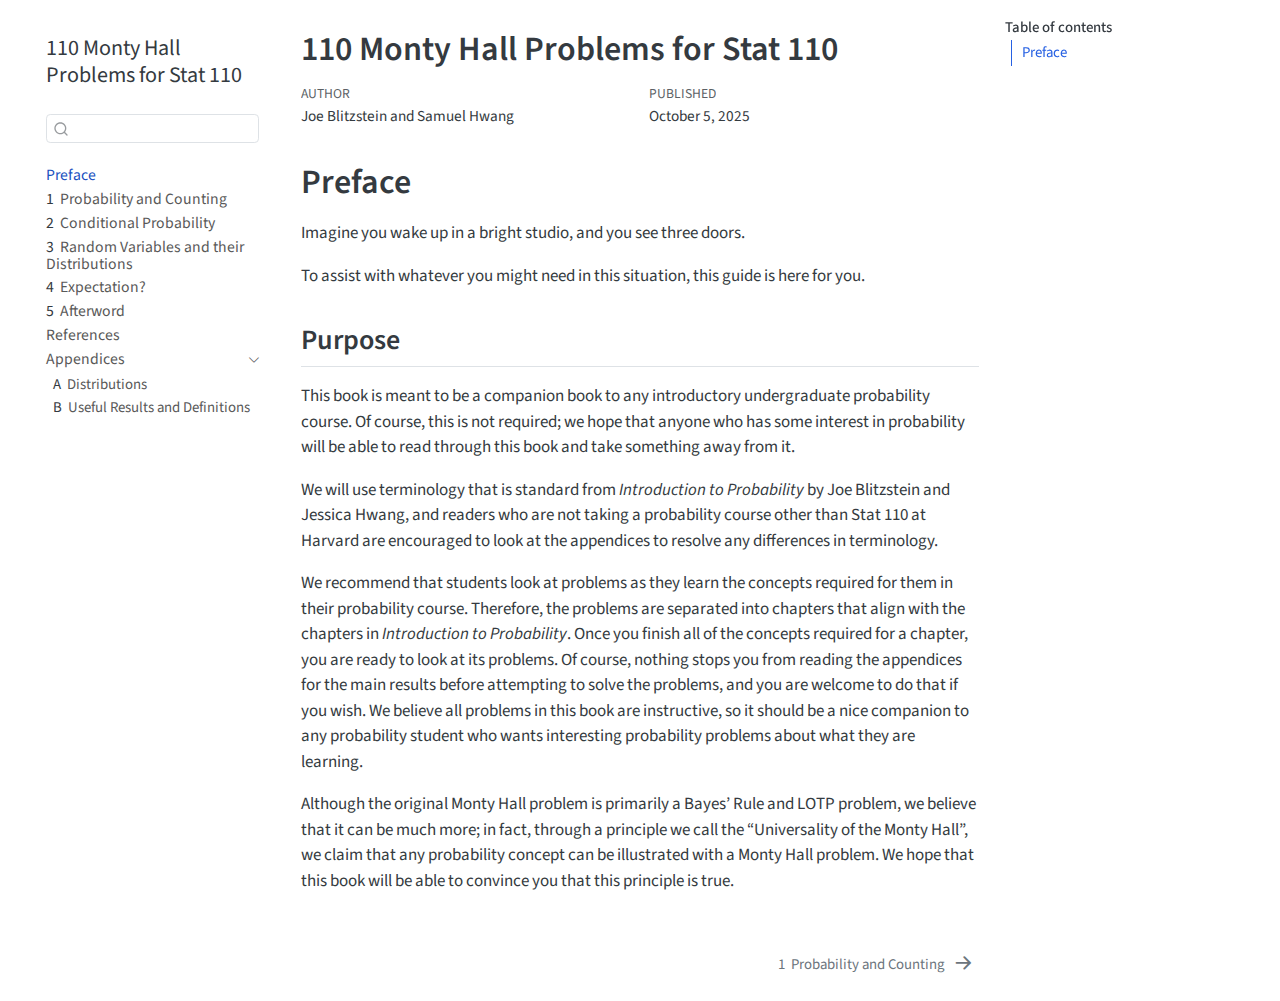
<file: _book/index.html>
<!DOCTYPE html>
<html xmlns="http://www.w3.org/1999/xhtml" lang="en" xml:lang="en"><head>

<meta charset="utf-8">
<meta name="generator" content="quarto-1.8.27">

<meta name="viewport" content="width=device-width, initial-scale=1.0, user-scalable=yes">

<meta name="author" content="Joe Blitzstein and Samuel Hwang">
<meta name="dcterms.date" content="2025-10-05">

<title>110 Monty Hall Problems for Stat 110</title>
<style>
code{white-space: pre-wrap;}
span.smallcaps{font-variant: small-caps;}
div.columns{display: flex; gap: min(4vw, 1.5em);}
div.column{flex: auto; overflow-x: auto;}
div.hanging-indent{margin-left: 1.5em; text-indent: -1.5em;}
ul.task-list{list-style: none;}
ul.task-list li input[type="checkbox"] {
  width: 0.8em;
  margin: 0 0.8em 0.2em -1em; /* quarto-specific, see https://github.com/quarto-dev/quarto-cli/issues/4556 */ 
  vertical-align: middle;
}
</style>


<script src="site_libs/quarto-nav/quarto-nav.js"></script>
<script src="site_libs/quarto-nav/headroom.min.js"></script>
<script src="site_libs/clipboard/clipboard.min.js"></script>
<script src="site_libs/quarto-search/autocomplete.umd.js"></script>
<script src="site_libs/quarto-search/fuse.min.js"></script>
<script src="site_libs/quarto-search/quarto-search.js"></script>
<meta name="quarto:offset" content="./">
<link href="./ch1.html" rel="next">
<script src="site_libs/quarto-html/quarto.js" type="module"></script>
<script src="site_libs/quarto-html/tabsets/tabsets.js" type="module"></script>
<script src="site_libs/quarto-html/axe/axe-check.js" type="module"></script>
<script src="site_libs/quarto-html/popper.min.js"></script>
<script src="site_libs/quarto-html/tippy.umd.min.js"></script>
<script src="site_libs/quarto-html/anchor.min.js"></script>
<link href="site_libs/quarto-html/tippy.css" rel="stylesheet">
<link href="site_libs/quarto-html/quarto-syntax-highlighting-ed96de9b727972fe78a7b5d16c58bf87.css" rel="stylesheet" id="quarto-text-highlighting-styles">
<script src="site_libs/bootstrap/bootstrap.min.js"></script>
<link href="site_libs/bootstrap/bootstrap-icons.css" rel="stylesheet">
<link href="site_libs/bootstrap/bootstrap-27c261d06b905028a18691de25d09dde.min.css" rel="stylesheet" append-hash="true" id="quarto-bootstrap" data-mode="light">
<script id="quarto-search-options" type="application/json">{
  "location": "sidebar",
  "copy-button": false,
  "collapse-after": 3,
  "panel-placement": "start",
  "type": "textbox",
  "limit": 50,
  "keyboard-shortcut": [
    "f",
    "/",
    "s"
  ],
  "show-item-context": false,
  "language": {
    "search-no-results-text": "No results",
    "search-matching-documents-text": "matching documents",
    "search-copy-link-title": "Copy link to search",
    "search-hide-matches-text": "Hide additional matches",
    "search-more-match-text": "more match in this document",
    "search-more-matches-text": "more matches in this document",
    "search-clear-button-title": "Clear",
    "search-text-placeholder": "",
    "search-detached-cancel-button-title": "Cancel",
    "search-submit-button-title": "Submit",
    "search-label": "Search"
  }
}</script>


<link rel="stylesheet" href="style.css">
</head>

<body class="nav-sidebar floating quarto-light">

<div id="quarto-search-results"></div>
  <header id="quarto-header" class="headroom fixed-top">
  <nav class="quarto-secondary-nav">
    <div class="container-fluid d-flex">
      <button type="button" class="quarto-btn-toggle btn" data-bs-toggle="collapse" role="button" data-bs-target=".quarto-sidebar-collapse-item" aria-controls="quarto-sidebar" aria-expanded="false" aria-label="Toggle sidebar navigation" onclick="if (window.quartoToggleHeadroom) { window.quartoToggleHeadroom(); }">
        <i class="bi bi-layout-text-sidebar-reverse"></i>
      </button>
        <nav class="quarto-page-breadcrumbs" aria-label="breadcrumb"><ol class="breadcrumb"><li class="breadcrumb-item"><a href="./index.html">Preface</a></li></ol></nav>
        <a class="flex-grow-1" role="navigation" data-bs-toggle="collapse" data-bs-target=".quarto-sidebar-collapse-item" aria-controls="quarto-sidebar" aria-expanded="false" aria-label="Toggle sidebar navigation" onclick="if (window.quartoToggleHeadroom) { window.quartoToggleHeadroom(); }">      
        </a>
      <button type="button" class="btn quarto-search-button" aria-label="Search" onclick="window.quartoOpenSearch();">
        <i class="bi bi-search"></i>
      </button>
    </div>
  </nav>
</header>
<!-- content -->
<div id="quarto-content" class="quarto-container page-columns page-rows-contents page-layout-article">
<!-- sidebar -->
  <nav id="quarto-sidebar" class="sidebar collapse collapse-horizontal quarto-sidebar-collapse-item sidebar-navigation floating overflow-auto">
    <div class="pt-lg-2 mt-2 text-left sidebar-header">
    <div class="sidebar-title mb-0 py-0">
      <a href="./">110 Monty Hall Problems for Stat 110</a> 
    </div>
      </div>
        <div class="mt-2 flex-shrink-0 align-items-center">
        <div class="sidebar-search">
        <div id="quarto-search" class="" title="Search"></div>
        </div>
        </div>
    <div class="sidebar-menu-container"> 
    <ul class="list-unstyled mt-1">
        <li class="sidebar-item">
  <div class="sidebar-item-container"> 
  <a href="./index.html" class="sidebar-item-text sidebar-link active">
 <span class="menu-text">Preface</span></a>
  </div>
</li>
        <li class="sidebar-item">
  <div class="sidebar-item-container"> 
  <a href="./ch1.html" class="sidebar-item-text sidebar-link">
 <span class="menu-text"><span class="chapter-number">1</span>&nbsp; <span class="chapter-title">Probability and Counting</span></span></a>
  </div>
</li>
        <li class="sidebar-item">
  <div class="sidebar-item-container"> 
  <a href="./ch2.html" class="sidebar-item-text sidebar-link">
 <span class="menu-text"><span class="chapter-number">2</span>&nbsp; <span class="chapter-title">Conditional Probability</span></span></a>
  </div>
</li>
        <li class="sidebar-item">
  <div class="sidebar-item-container"> 
  <a href="./ch3.html" class="sidebar-item-text sidebar-link">
 <span class="menu-text"><span class="chapter-number">3</span>&nbsp; <span class="chapter-title">Random Variables and their Distributions</span></span></a>
  </div>
</li>
        <li class="sidebar-item">
  <div class="sidebar-item-container"> 
  <a href="./ch4.html" class="sidebar-item-text sidebar-link">
 <span class="menu-text"><span class="chapter-number">4</span>&nbsp; <span class="chapter-title">Expectation?</span></span></a>
  </div>
</li>
        <li class="sidebar-item">
  <div class="sidebar-item-container"> 
  <a href="./summary.html" class="sidebar-item-text sidebar-link">
 <span class="menu-text"><span class="chapter-number">5</span>&nbsp; <span class="chapter-title">Afterword</span></span></a>
  </div>
</li>
        <li class="sidebar-item">
  <div class="sidebar-item-container"> 
  <a href="./references.html" class="sidebar-item-text sidebar-link">
 <span class="menu-text">References</span></a>
  </div>
</li>
        <li class="sidebar-item sidebar-item-section">
      <div class="sidebar-item-container"> 
            <a class="sidebar-item-text sidebar-link text-start" data-bs-toggle="collapse" data-bs-target="#quarto-sidebar-section-1" role="navigation" aria-expanded="true">
 <span class="menu-text">Appendices</span></a>
          <a class="sidebar-item-toggle text-start" data-bs-toggle="collapse" data-bs-target="#quarto-sidebar-section-1" role="navigation" aria-expanded="true" aria-label="Toggle section">
            <i class="bi bi-chevron-right ms-2"></i>
          </a> 
      </div>
      <ul id="quarto-sidebar-section-1" class="collapse list-unstyled sidebar-section depth1 show">  
          <li class="sidebar-item">
  <div class="sidebar-item-container"> 
  <a href="./appendixa.html" class="sidebar-item-text sidebar-link">
 <span class="menu-text"><span class="chapter-number">A</span>&nbsp; <span class="chapter-title">Distributions</span></span></a>
  </div>
</li>
          <li class="sidebar-item">
  <div class="sidebar-item-container"> 
  <a href="./appendixb.html" class="sidebar-item-text sidebar-link">
 <span class="menu-text"><span class="chapter-number">B</span>&nbsp; <span class="chapter-title">Useful Results and Definitions</span></span></a>
  </div>
</li>
      </ul>
  </li>
    </ul>
    </div>
</nav>
<div id="quarto-sidebar-glass" class="quarto-sidebar-collapse-item" data-bs-toggle="collapse" data-bs-target=".quarto-sidebar-collapse-item"></div>
<!-- margin-sidebar -->
    <div id="quarto-margin-sidebar" class="sidebar margin-sidebar">
        <nav id="TOC" role="doc-toc" class="toc-active">
    <h2 id="toc-title">Table of contents</h2>
   
  <ul>
  <li><a href="#preface" id="toc-preface" class="nav-link active" data-scroll-target="#preface">Preface</a>
  <ul class="collapse">
  <li><a href="#purpose" id="toc-purpose" class="nav-link" data-scroll-target="#purpose">Purpose</a></li>
  </ul></li>
  </ul>
</nav>
    </div>
<!-- main -->
<main class="content" id="quarto-document-content">

<header id="title-block-header" class="quarto-title-block default">
<div class="quarto-title">
<h1 class="title">110 Monty Hall Problems for Stat 110</h1>
</div>



<div class="quarto-title-meta">

    <div>
    <div class="quarto-title-meta-heading">Author</div>
    <div class="quarto-title-meta-contents">
             <p>Joe Blitzstein and Samuel Hwang </p>
          </div>
  </div>
    
    <div>
    <div class="quarto-title-meta-heading">Published</div>
    <div class="quarto-title-meta-contents">
      <p class="date">October 5, 2025</p>
    </div>
  </div>
  
    
  </div>
  


</header>


<section id="preface" class="level1 unnumbered">
<h1 class="unnumbered">Preface</h1>
<p>Imagine you wake up in a bright studio, and you see three doors.</p>
<p>To assist with whatever you might need in this situation, this guide is here for you.</p>
<section id="purpose" class="level2">
<h2 class="anchored" data-anchor-id="purpose">Purpose</h2>
<p>This book is meant to be a companion book to any introductory undergraduate probability course. Of course, this is not required; we hope that anyone who has some interest in probability will be able to read through this book and take something away from it.</p>
<p>We will use terminology that is standard from <em>Introduction to Probability</em> by Joe Blitzstein and Jessica Hwang, and readers who are not taking a probability course other than Stat 110 at Harvard are encouraged to look at the appendices to resolve any differences in terminology.</p>
<p>We recommend that students look at problems as they learn the concepts required for them in their probability course. Therefore, the problems are separated into chapters that align with the chapters in <em>Introduction to Probability</em>. Once you finish all of the concepts required for a chapter, you are ready to look at its problems. Of course, nothing stops you from reading the appendices for the main results before attempting to solve the problems, and you are welcome to do that if you wish. We believe all problems in this book are instructive, so it should be a nice companion to any probability student who wants interesting probability problems about what they are learning.</p>
<p>Although the original Monty Hall problem is primarily a Bayes’ Rule and LOTP problem, we believe that it can be much more; in fact, through a principle we call the “Universality of the Monty Hall”, we claim that any probability concept can be illustrated with a Monty Hall problem. We hope that this book will be able to convince you that this principle is true.</p>


</section>
</section>

</main> <!-- /main -->
<script id="quarto-html-after-body" type="application/javascript">
  window.document.addEventListener("DOMContentLoaded", function (event) {
    const icon = "";
    const anchorJS = new window.AnchorJS();
    anchorJS.options = {
      placement: 'right',
      icon: icon
    };
    anchorJS.add('.anchored');
    const isCodeAnnotation = (el) => {
      for (const clz of el.classList) {
        if (clz.startsWith('code-annotation-')) {                     
          return true;
        }
      }
      return false;
    }
    const onCopySuccess = function(e) {
      // button target
      const button = e.trigger;
      // don't keep focus
      button.blur();
      // flash "checked"
      button.classList.add('code-copy-button-checked');
      var currentTitle = button.getAttribute("title");
      button.setAttribute("title", "Copied!");
      let tooltip;
      if (window.bootstrap) {
        button.setAttribute("data-bs-toggle", "tooltip");
        button.setAttribute("data-bs-placement", "left");
        button.setAttribute("data-bs-title", "Copied!");
        tooltip = new bootstrap.Tooltip(button, 
          { trigger: "manual", 
            customClass: "code-copy-button-tooltip",
            offset: [0, -8]});
        tooltip.show();    
      }
      setTimeout(function() {
        if (tooltip) {
          tooltip.hide();
          button.removeAttribute("data-bs-title");
          button.removeAttribute("data-bs-toggle");
          button.removeAttribute("data-bs-placement");
        }
        button.setAttribute("title", currentTitle);
        button.classList.remove('code-copy-button-checked');
      }, 1000);
      // clear code selection
      e.clearSelection();
    }
    const getTextToCopy = function(trigger) {
      const outerScaffold = trigger.parentElement.cloneNode(true);
      const codeEl = outerScaffold.querySelector('code');
      for (const childEl of codeEl.children) {
        if (isCodeAnnotation(childEl)) {
          childEl.remove();
        }
      }
      return codeEl.innerText;
    }
    const clipboard = new window.ClipboardJS('.code-copy-button:not([data-in-quarto-modal])', {
      text: getTextToCopy
    });
    clipboard.on('success', onCopySuccess);
    if (window.document.getElementById('quarto-embedded-source-code-modal')) {
      const clipboardModal = new window.ClipboardJS('.code-copy-button[data-in-quarto-modal]', {
        text: getTextToCopy,
        container: window.document.getElementById('quarto-embedded-source-code-modal')
      });
      clipboardModal.on('success', onCopySuccess);
    }
      var localhostRegex = new RegExp(/^(?:http|https):\/\/localhost\:?[0-9]*\//);
      var mailtoRegex = new RegExp(/^mailto:/);
        var filterRegex = new RegExp('/' + window.location.host + '/');
      var isInternal = (href) => {
          return filterRegex.test(href) || localhostRegex.test(href) || mailtoRegex.test(href);
      }
      // Inspect non-navigation links and adorn them if external
     var links = window.document.querySelectorAll('a[href]:not(.nav-link):not(.navbar-brand):not(.toc-action):not(.sidebar-link):not(.sidebar-item-toggle):not(.pagination-link):not(.no-external):not([aria-hidden]):not(.dropdown-item):not(.quarto-navigation-tool):not(.about-link)');
      for (var i=0; i<links.length; i++) {
        const link = links[i];
        if (!isInternal(link.href)) {
          // undo the damage that might have been done by quarto-nav.js in the case of
          // links that we want to consider external
          if (link.dataset.originalHref !== undefined) {
            link.href = link.dataset.originalHref;
          }
        }
      }
    function tippyHover(el, contentFn, onTriggerFn, onUntriggerFn) {
      const config = {
        allowHTML: true,
        maxWidth: 500,
        delay: 100,
        arrow: false,
        appendTo: function(el) {
            return el.parentElement;
        },
        interactive: true,
        interactiveBorder: 10,
        theme: 'quarto',
        placement: 'bottom-start',
      };
      if (contentFn) {
        config.content = contentFn;
      }
      if (onTriggerFn) {
        config.onTrigger = onTriggerFn;
      }
      if (onUntriggerFn) {
        config.onUntrigger = onUntriggerFn;
      }
      window.tippy(el, config); 
    }
    const noterefs = window.document.querySelectorAll('a[role="doc-noteref"]');
    for (var i=0; i<noterefs.length; i++) {
      const ref = noterefs[i];
      tippyHover(ref, function() {
        // use id or data attribute instead here
        let href = ref.getAttribute('data-footnote-href') || ref.getAttribute('href');
        try { href = new URL(href).hash; } catch {}
        const id = href.replace(/^#\/?/, "");
        const note = window.document.getElementById(id);
        if (note) {
          return note.innerHTML;
        } else {
          return "";
        }
      });
    }
    const xrefs = window.document.querySelectorAll('a.quarto-xref');
    const processXRef = (id, note) => {
      // Strip column container classes
      const stripColumnClz = (el) => {
        el.classList.remove("page-full", "page-columns");
        if (el.children) {
          for (const child of el.children) {
            stripColumnClz(child);
          }
        }
      }
      stripColumnClz(note)
      if (id === null || id.startsWith('sec-')) {
        // Special case sections, only their first couple elements
        const container = document.createElement("div");
        if (note.children && note.children.length > 2) {
          container.appendChild(note.children[0].cloneNode(true));
          for (let i = 1; i < note.children.length; i++) {
            const child = note.children[i];
            if (child.tagName === "P" && child.innerText === "") {
              continue;
            } else {
              container.appendChild(child.cloneNode(true));
              break;
            }
          }
          if (window.Quarto?.typesetMath) {
            window.Quarto.typesetMath(container);
          }
          return container.innerHTML
        } else {
          if (window.Quarto?.typesetMath) {
            window.Quarto.typesetMath(note);
          }
          return note.innerHTML;
        }
      } else {
        // Remove any anchor links if they are present
        const anchorLink = note.querySelector('a.anchorjs-link');
        if (anchorLink) {
          anchorLink.remove();
        }
        if (window.Quarto?.typesetMath) {
          window.Quarto.typesetMath(note);
        }
        if (note.classList.contains("callout")) {
          return note.outerHTML;
        } else {
          return note.innerHTML;
        }
      }
    }
    for (var i=0; i<xrefs.length; i++) {
      const xref = xrefs[i];
      tippyHover(xref, undefined, function(instance) {
        instance.disable();
        let url = xref.getAttribute('href');
        let hash = undefined; 
        if (url.startsWith('#')) {
          hash = url;
        } else {
          try { hash = new URL(url).hash; } catch {}
        }
        if (hash) {
          const id = hash.replace(/^#\/?/, "");
          const note = window.document.getElementById(id);
          if (note !== null) {
            try {
              const html = processXRef(id, note.cloneNode(true));
              instance.setContent(html);
            } finally {
              instance.enable();
              instance.show();
            }
          } else {
            // See if we can fetch this
            fetch(url.split('#')[0])
            .then(res => res.text())
            .then(html => {
              const parser = new DOMParser();
              const htmlDoc = parser.parseFromString(html, "text/html");
              const note = htmlDoc.getElementById(id);
              if (note !== null) {
                const html = processXRef(id, note);
                instance.setContent(html);
              } 
            }).finally(() => {
              instance.enable();
              instance.show();
            });
          }
        } else {
          // See if we can fetch a full url (with no hash to target)
          // This is a special case and we should probably do some content thinning / targeting
          fetch(url)
          .then(res => res.text())
          .then(html => {
            const parser = new DOMParser();
            const htmlDoc = parser.parseFromString(html, "text/html");
            const note = htmlDoc.querySelector('main.content');
            if (note !== null) {
              // This should only happen for chapter cross references
              // (since there is no id in the URL)
              // remove the first header
              if (note.children.length > 0 && note.children[0].tagName === "HEADER") {
                note.children[0].remove();
              }
              const html = processXRef(null, note);
              instance.setContent(html);
            } 
          }).finally(() => {
            instance.enable();
            instance.show();
          });
        }
      }, function(instance) {
      });
    }
        let selectedAnnoteEl;
        const selectorForAnnotation = ( cell, annotation) => {
          let cellAttr = 'data-code-cell="' + cell + '"';
          let lineAttr = 'data-code-annotation="' +  annotation + '"';
          const selector = 'span[' + cellAttr + '][' + lineAttr + ']';
          return selector;
        }
        const selectCodeLines = (annoteEl) => {
          const doc = window.document;
          const targetCell = annoteEl.getAttribute("data-target-cell");
          const targetAnnotation = annoteEl.getAttribute("data-target-annotation");
          const annoteSpan = window.document.querySelector(selectorForAnnotation(targetCell, targetAnnotation));
          const lines = annoteSpan.getAttribute("data-code-lines").split(",");
          const lineIds = lines.map((line) => {
            return targetCell + "-" + line;
          })
          let top = null;
          let height = null;
          let parent = null;
          if (lineIds.length > 0) {
              //compute the position of the single el (top and bottom and make a div)
              const el = window.document.getElementById(lineIds[0]);
              top = el.offsetTop;
              height = el.offsetHeight;
              parent = el.parentElement.parentElement;
            if (lineIds.length > 1) {
              const lastEl = window.document.getElementById(lineIds[lineIds.length - 1]);
              const bottom = lastEl.offsetTop + lastEl.offsetHeight;
              height = bottom - top;
            }
            if (top !== null && height !== null && parent !== null) {
              // cook up a div (if necessary) and position it 
              let div = window.document.getElementById("code-annotation-line-highlight");
              if (div === null) {
                div = window.document.createElement("div");
                div.setAttribute("id", "code-annotation-line-highlight");
                div.style.position = 'absolute';
                parent.appendChild(div);
              }
              div.style.top = top - 2 + "px";
              div.style.height = height + 4 + "px";
              div.style.left = 0;
              let gutterDiv = window.document.getElementById("code-annotation-line-highlight-gutter");
              if (gutterDiv === null) {
                gutterDiv = window.document.createElement("div");
                gutterDiv.setAttribute("id", "code-annotation-line-highlight-gutter");
                gutterDiv.style.position = 'absolute';
                const codeCell = window.document.getElementById(targetCell);
                const gutter = codeCell.querySelector('.code-annotation-gutter');
                gutter.appendChild(gutterDiv);
              }
              gutterDiv.style.top = top - 2 + "px";
              gutterDiv.style.height = height + 4 + "px";
            }
            selectedAnnoteEl = annoteEl;
          }
        };
        const unselectCodeLines = () => {
          const elementsIds = ["code-annotation-line-highlight", "code-annotation-line-highlight-gutter"];
          elementsIds.forEach((elId) => {
            const div = window.document.getElementById(elId);
            if (div) {
              div.remove();
            }
          });
          selectedAnnoteEl = undefined;
        };
          // Handle positioning of the toggle
      window.addEventListener(
        "resize",
        throttle(() => {
          elRect = undefined;
          if (selectedAnnoteEl) {
            selectCodeLines(selectedAnnoteEl);
          }
        }, 10)
      );
      function throttle(fn, ms) {
      let throttle = false;
      let timer;
        return (...args) => {
          if(!throttle) { // first call gets through
              fn.apply(this, args);
              throttle = true;
          } else { // all the others get throttled
              if(timer) clearTimeout(timer); // cancel #2
              timer = setTimeout(() => {
                fn.apply(this, args);
                timer = throttle = false;
              }, ms);
          }
        };
      }
        // Attach click handler to the DT
        const annoteDls = window.document.querySelectorAll('dt[data-target-cell]');
        for (const annoteDlNode of annoteDls) {
          annoteDlNode.addEventListener('click', (event) => {
            const clickedEl = event.target;
            if (clickedEl !== selectedAnnoteEl) {
              unselectCodeLines();
              const activeEl = window.document.querySelector('dt[data-target-cell].code-annotation-active');
              if (activeEl) {
                activeEl.classList.remove('code-annotation-active');
              }
              selectCodeLines(clickedEl);
              clickedEl.classList.add('code-annotation-active');
            } else {
              // Unselect the line
              unselectCodeLines();
              clickedEl.classList.remove('code-annotation-active');
            }
          });
        }
    const findCites = (el) => {
      const parentEl = el.parentElement;
      if (parentEl) {
        const cites = parentEl.dataset.cites;
        if (cites) {
          return {
            el,
            cites: cites.split(' ')
          };
        } else {
          return findCites(el.parentElement)
        }
      } else {
        return undefined;
      }
    };
    var bibliorefs = window.document.querySelectorAll('a[role="doc-biblioref"]');
    for (var i=0; i<bibliorefs.length; i++) {
      const ref = bibliorefs[i];
      const citeInfo = findCites(ref);
      if (citeInfo) {
        tippyHover(citeInfo.el, function() {
          var popup = window.document.createElement('div');
          citeInfo.cites.forEach(function(cite) {
            var citeDiv = window.document.createElement('div');
            citeDiv.classList.add('hanging-indent');
            citeDiv.classList.add('csl-entry');
            var biblioDiv = window.document.getElementById('ref-' + cite);
            if (biblioDiv) {
              citeDiv.innerHTML = biblioDiv.innerHTML;
            }
            popup.appendChild(citeDiv);
          });
          return popup.innerHTML;
        });
      }
    }
  });
  </script>
<nav class="page-navigation">
  <div class="nav-page nav-page-previous">
  </div>
  <div class="nav-page nav-page-next">
      <a href="./ch1.html" class="pagination-link" aria-label="Probability and Counting">
        <span class="nav-page-text"><span class="chapter-number">1</span>&nbsp; <span class="chapter-title">Probability and Counting</span></span> <i class="bi bi-arrow-right-short"></i>
      </a>
  </div>
</nav>
</div> <!-- /content -->




</body></html>
</file>
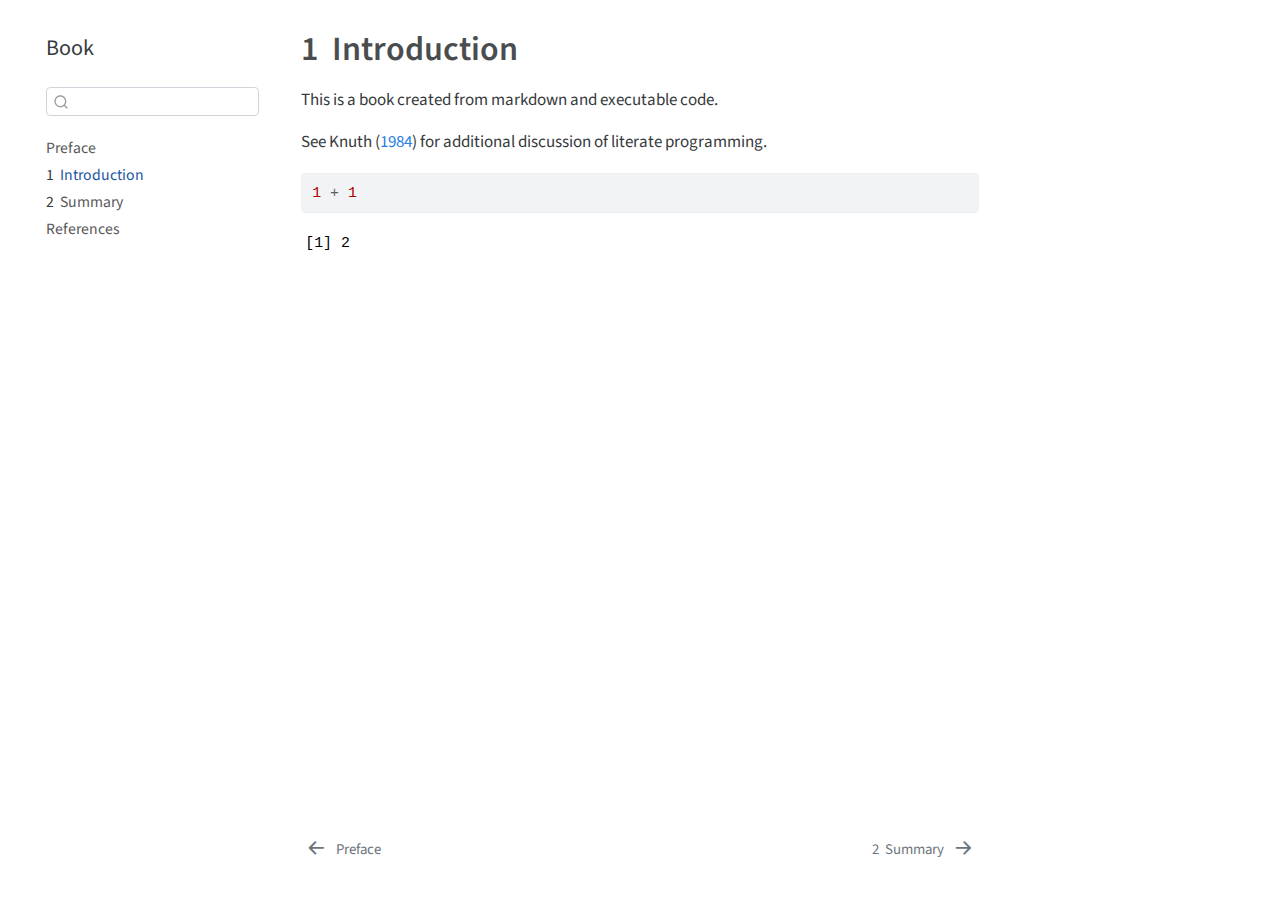
<file: _book/intro.html>
<!DOCTYPE html>
<html xmlns="http://www.w3.org/1999/xhtml" lang="en" xml:lang="en"><head>

<meta charset="utf-8">
<meta name="generator" content="quarto-1.3.450">

<meta name="viewport" content="width=device-width, initial-scale=1.0, user-scalable=yes">


<title>Book - 1&nbsp; Introduction</title>
<style>
code{white-space: pre-wrap;}
span.smallcaps{font-variant: small-caps;}
div.columns{display: flex; gap: min(4vw, 1.5em);}
div.column{flex: auto; overflow-x: auto;}
div.hanging-indent{margin-left: 1.5em; text-indent: -1.5em;}
ul.task-list{list-style: none;}
ul.task-list li input[type="checkbox"] {
  width: 0.8em;
  margin: 0 0.8em 0.2em -1em; /* quarto-specific, see https://github.com/quarto-dev/quarto-cli/issues/4556 */ 
  vertical-align: middle;
}
/* CSS for syntax highlighting */
pre > code.sourceCode { white-space: pre; position: relative; }
pre > code.sourceCode > span { display: inline-block; line-height: 1.25; }
pre > code.sourceCode > span:empty { height: 1.2em; }
.sourceCode { overflow: visible; }
code.sourceCode > span { color: inherit; text-decoration: inherit; }
div.sourceCode { margin: 1em 0; }
pre.sourceCode { margin: 0; }
@media screen {
div.sourceCode { overflow: auto; }
}
@media print {
pre > code.sourceCode { white-space: pre-wrap; }
pre > code.sourceCode > span { text-indent: -5em; padding-left: 5em; }
}
pre.numberSource code
  { counter-reset: source-line 0; }
pre.numberSource code > span
  { position: relative; left: -4em; counter-increment: source-line; }
pre.numberSource code > span > a:first-child::before
  { content: counter(source-line);
    position: relative; left: -1em; text-align: right; vertical-align: baseline;
    border: none; display: inline-block;
    -webkit-touch-callout: none; -webkit-user-select: none;
    -khtml-user-select: none; -moz-user-select: none;
    -ms-user-select: none; user-select: none;
    padding: 0 4px; width: 4em;
  }
pre.numberSource { margin-left: 3em;  padding-left: 4px; }
div.sourceCode
  {   }
@media screen {
pre > code.sourceCode > span > a:first-child::before { text-decoration: underline; }
}
/* CSS for citations */
div.csl-bib-body { }
div.csl-entry {
  clear: both;
}
.hanging-indent div.csl-entry {
  margin-left:2em;
  text-indent:-2em;
}
div.csl-left-margin {
  min-width:2em;
  float:left;
}
div.csl-right-inline {
  margin-left:2em;
  padding-left:1em;
}
div.csl-indent {
  margin-left: 2em;
}</style>


<script src="site_libs/quarto-nav/quarto-nav.js"></script>
<script src="site_libs/quarto-nav/headroom.min.js"></script>
<script src="site_libs/clipboard/clipboard.min.js"></script>
<script src="site_libs/quarto-search/autocomplete.umd.js"></script>
<script src="site_libs/quarto-search/fuse.min.js"></script>
<script src="site_libs/quarto-search/quarto-search.js"></script>
<meta name="quarto:offset" content="./">
<link href="./summary.html" rel="next">
<link href="./index.html" rel="prev">
<script src="site_libs/quarto-html/quarto.js"></script>
<script src="site_libs/quarto-html/popper.min.js"></script>
<script src="site_libs/quarto-html/tippy.umd.min.js"></script>
<script src="site_libs/quarto-html/anchor.min.js"></script>
<link href="site_libs/quarto-html/tippy.css" rel="stylesheet">
<link href="site_libs/quarto-html/quarto-syntax-highlighting.css" rel="stylesheet" id="quarto-text-highlighting-styles">
<script src="site_libs/bootstrap/bootstrap.min.js"></script>
<link href="site_libs/bootstrap/bootstrap-icons.css" rel="stylesheet">
<link href="site_libs/bootstrap/bootstrap.min.css" rel="stylesheet" id="quarto-bootstrap" data-mode="light">
<script id="quarto-search-options" type="application/json">{
  "location": "sidebar",
  "copy-button": false,
  "collapse-after": 3,
  "panel-placement": "start",
  "type": "textbox",
  "limit": 20,
  "language": {
    "search-no-results-text": "No results",
    "search-matching-documents-text": "matching documents",
    "search-copy-link-title": "Copy link to search",
    "search-hide-matches-text": "Hide additional matches",
    "search-more-match-text": "more match in this document",
    "search-more-matches-text": "more matches in this document",
    "search-clear-button-title": "Clear",
    "search-detached-cancel-button-title": "Cancel",
    "search-submit-button-title": "Submit",
    "search-label": "Search"
  }
}</script>


</head>

<body class="nav-sidebar floating">

<div id="quarto-search-results"></div>
  <header id="quarto-header" class="headroom fixed-top">
  <nav class="quarto-secondary-nav">
    <div class="container-fluid d-flex">
      <button type="button" class="quarto-btn-toggle btn" data-bs-toggle="collapse" data-bs-target="#quarto-sidebar,#quarto-sidebar-glass" aria-controls="quarto-sidebar" aria-expanded="false" aria-label="Toggle sidebar navigation" onclick="if (window.quartoToggleHeadroom) { window.quartoToggleHeadroom(); }">
        <i class="bi bi-layout-text-sidebar-reverse"></i>
      </button>
      <nav class="quarto-page-breadcrumbs" aria-label="breadcrumb"><ol class="breadcrumb"><li class="breadcrumb-item"><a href="./intro.html"><span class="chapter-number">1</span>&nbsp; <span class="chapter-title">Introduction</span></a></li></ol></nav>
      <a class="flex-grow-1" role="button" data-bs-toggle="collapse" data-bs-target="#quarto-sidebar,#quarto-sidebar-glass" aria-controls="quarto-sidebar" aria-expanded="false" aria-label="Toggle sidebar navigation" onclick="if (window.quartoToggleHeadroom) { window.quartoToggleHeadroom(); }">      
      </a>
      <button type="button" class="btn quarto-search-button" aria-label="" onclick="window.quartoOpenSearch();">
        <i class="bi bi-search"></i>
      </button>
    </div>
  </nav>
</header>
<!-- content -->
<div id="quarto-content" class="quarto-container page-columns page-rows-contents page-layout-article">
<!-- sidebar -->
  <nav id="quarto-sidebar" class="sidebar collapse collapse-horizontal sidebar-navigation floating overflow-auto">
    <div class="pt-lg-2 mt-2 text-left sidebar-header">
    <div class="sidebar-title mb-0 py-0">
      <a href="./">Book</a> 
    </div>
      </div>
        <div class="mt-2 flex-shrink-0 align-items-center">
        <div class="sidebar-search">
        <div id="quarto-search" class="" title="Search"></div>
        </div>
        </div>
    <div class="sidebar-menu-container"> 
    <ul class="list-unstyled mt-1">
        <li class="sidebar-item">
  <div class="sidebar-item-container"> 
  <a href="./index.html" class="sidebar-item-text sidebar-link">
 <span class="menu-text">Preface</span></a>
  </div>
</li>
        <li class="sidebar-item">
  <div class="sidebar-item-container"> 
  <a href="./intro.html" class="sidebar-item-text sidebar-link active">
 <span class="menu-text"><span class="chapter-number">1</span>&nbsp; <span class="chapter-title">Introduction</span></span></a>
  </div>
</li>
        <li class="sidebar-item">
  <div class="sidebar-item-container"> 
  <a href="./summary.html" class="sidebar-item-text sidebar-link">
 <span class="menu-text"><span class="chapter-number">2</span>&nbsp; <span class="chapter-title">Summary</span></span></a>
  </div>
</li>
        <li class="sidebar-item">
  <div class="sidebar-item-container"> 
  <a href="./references.html" class="sidebar-item-text sidebar-link">
 <span class="menu-text">References</span></a>
  </div>
</li>
    </ul>
    </div>
</nav>
<div id="quarto-sidebar-glass" data-bs-toggle="collapse" data-bs-target="#quarto-sidebar,#quarto-sidebar-glass"></div>
<!-- margin-sidebar -->
    <div id="quarto-margin-sidebar" class="sidebar margin-sidebar">
        
    </div>
<!-- main -->
<main class="content" id="quarto-document-content">

<header id="title-block-header" class="quarto-title-block default">
<div class="quarto-title">
<h1 class="title"><span class="chapter-number">1</span>&nbsp; <span class="chapter-title">Introduction</span></h1>
</div>



<div class="quarto-title-meta">

    
  
    
  </div>
  

</header>

<p>This is a book created from markdown and executable code.</p>
<p>See <span class="citation" data-cites="knuth84">Knuth (<a href="references.html#ref-knuth84" role="doc-biblioref">1984</a>)</span> for additional discussion of literate programming.</p>
<div class="cell">
<div class="sourceCode cell-code" id="cb1"><pre class="sourceCode r code-with-copy"><code class="sourceCode r"><span id="cb1-1"><a href="#cb1-1" aria-hidden="true" tabindex="-1"></a><span class="dv">1</span> <span class="sc">+</span> <span class="dv">1</span></span></code><button title="Copy to Clipboard" class="code-copy-button"><i class="bi"></i></button></pre></div>
<div class="cell-output cell-output-stdout">
<pre><code>[1] 2</code></pre>
</div>
</div>


<div id="refs" class="references csl-bib-body hanging-indent" role="list" style="display: none">
<div id="ref-knuth84" class="csl-entry" role="listitem">
Knuth, Donald E. 1984. <span>“Literate Programming.”</span> <em>Comput. J.</em> 27 (2): 97–111. <a href="https://doi.org/10.1093/comjnl/27.2.97">https://doi.org/10.1093/comjnl/27.2.97</a>.
</div>
</div>

</main> <!-- /main -->
<script id="quarto-html-after-body" type="application/javascript">
window.document.addEventListener("DOMContentLoaded", function (event) {
  const toggleBodyColorMode = (bsSheetEl) => {
    const mode = bsSheetEl.getAttribute("data-mode");
    const bodyEl = window.document.querySelector("body");
    if (mode === "dark") {
      bodyEl.classList.add("quarto-dark");
      bodyEl.classList.remove("quarto-light");
    } else {
      bodyEl.classList.add("quarto-light");
      bodyEl.classList.remove("quarto-dark");
    }
  }
  const toggleBodyColorPrimary = () => {
    const bsSheetEl = window.document.querySelector("link#quarto-bootstrap");
    if (bsSheetEl) {
      toggleBodyColorMode(bsSheetEl);
    }
  }
  toggleBodyColorPrimary();  
  const icon = "";
  const anchorJS = new window.AnchorJS();
  anchorJS.options = {
    placement: 'right',
    icon: icon
  };
  anchorJS.add('.anchored');
  const isCodeAnnotation = (el) => {
    for (const clz of el.classList) {
      if (clz.startsWith('code-annotation-')) {                     
        return true;
      }
    }
    return false;
  }
  const clipboard = new window.ClipboardJS('.code-copy-button', {
    text: function(trigger) {
      const codeEl = trigger.previousElementSibling.cloneNode(true);
      for (const childEl of codeEl.children) {
        if (isCodeAnnotation(childEl)) {
          childEl.remove();
        }
      }
      return codeEl.innerText;
    }
  });
  clipboard.on('success', function(e) {
    // button target
    const button = e.trigger;
    // don't keep focus
    button.blur();
    // flash "checked"
    button.classList.add('code-copy-button-checked');
    var currentTitle = button.getAttribute("title");
    button.setAttribute("title", "Copied!");
    let tooltip;
    if (window.bootstrap) {
      button.setAttribute("data-bs-toggle", "tooltip");
      button.setAttribute("data-bs-placement", "left");
      button.setAttribute("data-bs-title", "Copied!");
      tooltip = new bootstrap.Tooltip(button, 
        { trigger: "manual", 
          customClass: "code-copy-button-tooltip",
          offset: [0, -8]});
      tooltip.show();    
    }
    setTimeout(function() {
      if (tooltip) {
        tooltip.hide();
        button.removeAttribute("data-bs-title");
        button.removeAttribute("data-bs-toggle");
        button.removeAttribute("data-bs-placement");
      }
      button.setAttribute("title", currentTitle);
      button.classList.remove('code-copy-button-checked');
    }, 1000);
    // clear code selection
    e.clearSelection();
  });
  function tippyHover(el, contentFn) {
    const config = {
      allowHTML: true,
      content: contentFn,
      maxWidth: 500,
      delay: 100,
      arrow: false,
      appendTo: function(el) {
          return el.parentElement;
      },
      interactive: true,
      interactiveBorder: 10,
      theme: 'quarto',
      placement: 'bottom-start'
    };
    window.tippy(el, config); 
  }
  const noterefs = window.document.querySelectorAll('a[role="doc-noteref"]');
  for (var i=0; i<noterefs.length; i++) {
    const ref = noterefs[i];
    tippyHover(ref, function() {
      // use id or data attribute instead here
      let href = ref.getAttribute('data-footnote-href') || ref.getAttribute('href');
      try { href = new URL(href).hash; } catch {}
      const id = href.replace(/^#\/?/, "");
      const note = window.document.getElementById(id);
      return note.innerHTML;
    });
  }
      let selectedAnnoteEl;
      const selectorForAnnotation = ( cell, annotation) => {
        let cellAttr = 'data-code-cell="' + cell + '"';
        let lineAttr = 'data-code-annotation="' +  annotation + '"';
        const selector = 'span[' + cellAttr + '][' + lineAttr + ']';
        return selector;
      }
      const selectCodeLines = (annoteEl) => {
        const doc = window.document;
        const targetCell = annoteEl.getAttribute("data-target-cell");
        const targetAnnotation = annoteEl.getAttribute("data-target-annotation");
        const annoteSpan = window.document.querySelector(selectorForAnnotation(targetCell, targetAnnotation));
        const lines = annoteSpan.getAttribute("data-code-lines").split(",");
        const lineIds = lines.map((line) => {
          return targetCell + "-" + line;
        })
        let top = null;
        let height = null;
        let parent = null;
        if (lineIds.length > 0) {
            //compute the position of the single el (top and bottom and make a div)
            const el = window.document.getElementById(lineIds[0]);
            top = el.offsetTop;
            height = el.offsetHeight;
            parent = el.parentElement.parentElement;
          if (lineIds.length > 1) {
            const lastEl = window.document.getElementById(lineIds[lineIds.length - 1]);
            const bottom = lastEl.offsetTop + lastEl.offsetHeight;
            height = bottom - top;
          }
          if (top !== null && height !== null && parent !== null) {
            // cook up a div (if necessary) and position it 
            let div = window.document.getElementById("code-annotation-line-highlight");
            if (div === null) {
              div = window.document.createElement("div");
              div.setAttribute("id", "code-annotation-line-highlight");
              div.style.position = 'absolute';
              parent.appendChild(div);
            }
            div.style.top = top - 2 + "px";
            div.style.height = height + 4 + "px";
            let gutterDiv = window.document.getElementById("code-annotation-line-highlight-gutter");
            if (gutterDiv === null) {
              gutterDiv = window.document.createElement("div");
              gutterDiv.setAttribute("id", "code-annotation-line-highlight-gutter");
              gutterDiv.style.position = 'absolute';
              const codeCell = window.document.getElementById(targetCell);
              const gutter = codeCell.querySelector('.code-annotation-gutter');
              gutter.appendChild(gutterDiv);
            }
            gutterDiv.style.top = top - 2 + "px";
            gutterDiv.style.height = height + 4 + "px";
          }
          selectedAnnoteEl = annoteEl;
        }
      };
      const unselectCodeLines = () => {
        const elementsIds = ["code-annotation-line-highlight", "code-annotation-line-highlight-gutter"];
        elementsIds.forEach((elId) => {
          const div = window.document.getElementById(elId);
          if (div) {
            div.remove();
          }
        });
        selectedAnnoteEl = undefined;
      };
      // Attach click handler to the DT
      const annoteDls = window.document.querySelectorAll('dt[data-target-cell]');
      for (const annoteDlNode of annoteDls) {
        annoteDlNode.addEventListener('click', (event) => {
          const clickedEl = event.target;
          if (clickedEl !== selectedAnnoteEl) {
            unselectCodeLines();
            const activeEl = window.document.querySelector('dt[data-target-cell].code-annotation-active');
            if (activeEl) {
              activeEl.classList.remove('code-annotation-active');
            }
            selectCodeLines(clickedEl);
            clickedEl.classList.add('code-annotation-active');
          } else {
            // Unselect the line
            unselectCodeLines();
            clickedEl.classList.remove('code-annotation-active');
          }
        });
      }
  const findCites = (el) => {
    const parentEl = el.parentElement;
    if (parentEl) {
      const cites = parentEl.dataset.cites;
      if (cites) {
        return {
          el,
          cites: cites.split(' ')
        };
      } else {
        return findCites(el.parentElement)
      }
    } else {
      return undefined;
    }
  };
  var bibliorefs = window.document.querySelectorAll('a[role="doc-biblioref"]');
  for (var i=0; i<bibliorefs.length; i++) {
    const ref = bibliorefs[i];
    const citeInfo = findCites(ref);
    if (citeInfo) {
      tippyHover(citeInfo.el, function() {
        var popup = window.document.createElement('div');
        citeInfo.cites.forEach(function(cite) {
          var citeDiv = window.document.createElement('div');
          citeDiv.classList.add('hanging-indent');
          citeDiv.classList.add('csl-entry');
          var biblioDiv = window.document.getElementById('ref-' + cite);
          if (biblioDiv) {
            citeDiv.innerHTML = biblioDiv.innerHTML;
          }
          popup.appendChild(citeDiv);
        });
        return popup.innerHTML;
      });
    }
  }
});
</script>
<nav class="page-navigation">
  <div class="nav-page nav-page-previous">
      <a href="./index.html" class="pagination-link">
        <i class="bi bi-arrow-left-short"></i> <span class="nav-page-text">Preface</span>
      </a>          
  </div>
  <div class="nav-page nav-page-next">
      <a href="./summary.html" class="pagination-link">
        <span class="nav-page-text"><span class="chapter-number">2</span>&nbsp; <span class="chapter-title">Summary</span></span> <i class="bi bi-arrow-right-short"></i>
      </a>
  </div>
</nav>
</div> <!-- /content -->



</body></html>
</file>
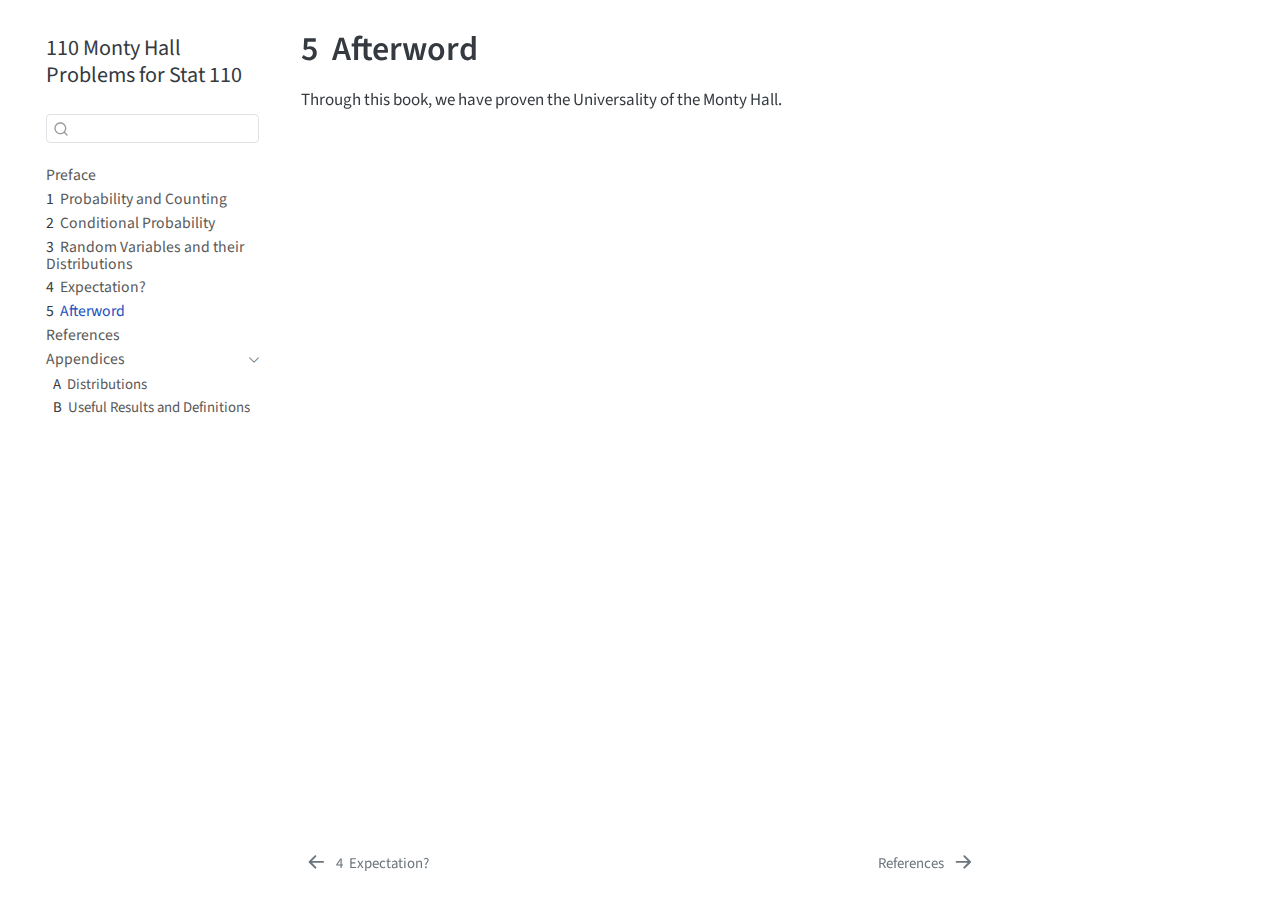
<file: _book/summary.html>
<!DOCTYPE html>
<html xmlns="http://www.w3.org/1999/xhtml" lang="en" xml:lang="en"><head>

<meta charset="utf-8">
<meta name="generator" content="quarto-1.8.27">

<meta name="viewport" content="width=device-width, initial-scale=1.0, user-scalable=yes">


<title>5&nbsp; Afterword – 110 Monty Hall Problems for Stat 110</title>
<style>
code{white-space: pre-wrap;}
span.smallcaps{font-variant: small-caps;}
div.columns{display: flex; gap: min(4vw, 1.5em);}
div.column{flex: auto; overflow-x: auto;}
div.hanging-indent{margin-left: 1.5em; text-indent: -1.5em;}
ul.task-list{list-style: none;}
ul.task-list li input[type="checkbox"] {
  width: 0.8em;
  margin: 0 0.8em 0.2em -1em; /* quarto-specific, see https://github.com/quarto-dev/quarto-cli/issues/4556 */ 
  vertical-align: middle;
}
</style>


<script src="site_libs/quarto-nav/quarto-nav.js"></script>
<script src="site_libs/quarto-nav/headroom.min.js"></script>
<script src="site_libs/clipboard/clipboard.min.js"></script>
<script src="site_libs/quarto-search/autocomplete.umd.js"></script>
<script src="site_libs/quarto-search/fuse.min.js"></script>
<script src="site_libs/quarto-search/quarto-search.js"></script>
<meta name="quarto:offset" content="./">
<link href="./references.html" rel="next">
<link href="./ch4.html" rel="prev">
<script src="site_libs/quarto-html/quarto.js" type="module"></script>
<script src="site_libs/quarto-html/tabsets/tabsets.js" type="module"></script>
<script src="site_libs/quarto-html/axe/axe-check.js" type="module"></script>
<script src="site_libs/quarto-html/popper.min.js"></script>
<script src="site_libs/quarto-html/tippy.umd.min.js"></script>
<script src="site_libs/quarto-html/anchor.min.js"></script>
<link href="site_libs/quarto-html/tippy.css" rel="stylesheet">
<link href="site_libs/quarto-html/quarto-syntax-highlighting-ed96de9b727972fe78a7b5d16c58bf87.css" rel="stylesheet" id="quarto-text-highlighting-styles">
<script src="site_libs/bootstrap/bootstrap.min.js"></script>
<link href="site_libs/bootstrap/bootstrap-icons.css" rel="stylesheet">
<link href="site_libs/bootstrap/bootstrap-27c261d06b905028a18691de25d09dde.min.css" rel="stylesheet" append-hash="true" id="quarto-bootstrap" data-mode="light">
<script id="quarto-search-options" type="application/json">{
  "location": "sidebar",
  "copy-button": false,
  "collapse-after": 3,
  "panel-placement": "start",
  "type": "textbox",
  "limit": 50,
  "keyboard-shortcut": [
    "f",
    "/",
    "s"
  ],
  "show-item-context": false,
  "language": {
    "search-no-results-text": "No results",
    "search-matching-documents-text": "matching documents",
    "search-copy-link-title": "Copy link to search",
    "search-hide-matches-text": "Hide additional matches",
    "search-more-match-text": "more match in this document",
    "search-more-matches-text": "more matches in this document",
    "search-clear-button-title": "Clear",
    "search-text-placeholder": "",
    "search-detached-cancel-button-title": "Cancel",
    "search-submit-button-title": "Submit",
    "search-label": "Search"
  }
}</script>


<link rel="stylesheet" href="style.css">
</head>

<body class="nav-sidebar floating quarto-light">

<div id="quarto-search-results"></div>
  <header id="quarto-header" class="headroom fixed-top">
  <nav class="quarto-secondary-nav">
    <div class="container-fluid d-flex">
      <button type="button" class="quarto-btn-toggle btn" data-bs-toggle="collapse" role="button" data-bs-target=".quarto-sidebar-collapse-item" aria-controls="quarto-sidebar" aria-expanded="false" aria-label="Toggle sidebar navigation" onclick="if (window.quartoToggleHeadroom) { window.quartoToggleHeadroom(); }">
        <i class="bi bi-layout-text-sidebar-reverse"></i>
      </button>
        <nav class="quarto-page-breadcrumbs" aria-label="breadcrumb"><ol class="breadcrumb"><li class="breadcrumb-item"><a href="./summary.html"><span class="chapter-number">5</span>&nbsp; <span class="chapter-title">Afterword</span></a></li></ol></nav>
        <a class="flex-grow-1" role="navigation" data-bs-toggle="collapse" data-bs-target=".quarto-sidebar-collapse-item" aria-controls="quarto-sidebar" aria-expanded="false" aria-label="Toggle sidebar navigation" onclick="if (window.quartoToggleHeadroom) { window.quartoToggleHeadroom(); }">      
        </a>
      <button type="button" class="btn quarto-search-button" aria-label="Search" onclick="window.quartoOpenSearch();">
        <i class="bi bi-search"></i>
      </button>
    </div>
  </nav>
</header>
<!-- content -->
<div id="quarto-content" class="quarto-container page-columns page-rows-contents page-layout-article">
<!-- sidebar -->
  <nav id="quarto-sidebar" class="sidebar collapse collapse-horizontal quarto-sidebar-collapse-item sidebar-navigation floating overflow-auto">
    <div class="pt-lg-2 mt-2 text-left sidebar-header">
    <div class="sidebar-title mb-0 py-0">
      <a href="./">110 Monty Hall Problems for Stat 110</a> 
    </div>
      </div>
        <div class="mt-2 flex-shrink-0 align-items-center">
        <div class="sidebar-search">
        <div id="quarto-search" class="" title="Search"></div>
        </div>
        </div>
    <div class="sidebar-menu-container"> 
    <ul class="list-unstyled mt-1">
        <li class="sidebar-item">
  <div class="sidebar-item-container"> 
  <a href="./index.html" class="sidebar-item-text sidebar-link">
 <span class="menu-text">Preface</span></a>
  </div>
</li>
        <li class="sidebar-item">
  <div class="sidebar-item-container"> 
  <a href="./ch1.html" class="sidebar-item-text sidebar-link">
 <span class="menu-text"><span class="chapter-number">1</span>&nbsp; <span class="chapter-title">Probability and Counting</span></span></a>
  </div>
</li>
        <li class="sidebar-item">
  <div class="sidebar-item-container"> 
  <a href="./ch2.html" class="sidebar-item-text sidebar-link">
 <span class="menu-text"><span class="chapter-number">2</span>&nbsp; <span class="chapter-title">Conditional Probability</span></span></a>
  </div>
</li>
        <li class="sidebar-item">
  <div class="sidebar-item-container"> 
  <a href="./ch3.html" class="sidebar-item-text sidebar-link">
 <span class="menu-text"><span class="chapter-number">3</span>&nbsp; <span class="chapter-title">Random Variables and their Distributions</span></span></a>
  </div>
</li>
        <li class="sidebar-item">
  <div class="sidebar-item-container"> 
  <a href="./ch4.html" class="sidebar-item-text sidebar-link">
 <span class="menu-text"><span class="chapter-number">4</span>&nbsp; <span class="chapter-title">Expectation?</span></span></a>
  </div>
</li>
        <li class="sidebar-item">
  <div class="sidebar-item-container"> 
  <a href="./summary.html" class="sidebar-item-text sidebar-link active">
 <span class="menu-text"><span class="chapter-number">5</span>&nbsp; <span class="chapter-title">Afterword</span></span></a>
  </div>
</li>
        <li class="sidebar-item">
  <div class="sidebar-item-container"> 
  <a href="./references.html" class="sidebar-item-text sidebar-link">
 <span class="menu-text">References</span></a>
  </div>
</li>
        <li class="sidebar-item sidebar-item-section">
      <div class="sidebar-item-container"> 
            <a class="sidebar-item-text sidebar-link text-start" data-bs-toggle="collapse" data-bs-target="#quarto-sidebar-section-1" role="navigation" aria-expanded="true">
 <span class="menu-text">Appendices</span></a>
          <a class="sidebar-item-toggle text-start" data-bs-toggle="collapse" data-bs-target="#quarto-sidebar-section-1" role="navigation" aria-expanded="true" aria-label="Toggle section">
            <i class="bi bi-chevron-right ms-2"></i>
          </a> 
      </div>
      <ul id="quarto-sidebar-section-1" class="collapse list-unstyled sidebar-section depth1 show">  
          <li class="sidebar-item">
  <div class="sidebar-item-container"> 
  <a href="./appendixa.html" class="sidebar-item-text sidebar-link">
 <span class="menu-text"><span class="chapter-number">A</span>&nbsp; <span class="chapter-title">Distributions</span></span></a>
  </div>
</li>
          <li class="sidebar-item">
  <div class="sidebar-item-container"> 
  <a href="./appendixb.html" class="sidebar-item-text sidebar-link">
 <span class="menu-text"><span class="chapter-number">B</span>&nbsp; <span class="chapter-title">Useful Results and Definitions</span></span></a>
  </div>
</li>
      </ul>
  </li>
    </ul>
    </div>
</nav>
<div id="quarto-sidebar-glass" class="quarto-sidebar-collapse-item" data-bs-toggle="collapse" data-bs-target=".quarto-sidebar-collapse-item"></div>
<!-- margin-sidebar -->
    <div id="quarto-margin-sidebar" class="sidebar margin-sidebar zindex-bottom">
        
    </div>
<!-- main -->
<main class="content" id="quarto-document-content">

<header id="title-block-header" class="quarto-title-block default">
<div class="quarto-title">
<h1 class="title"><span class="chapter-number">5</span>&nbsp; <span class="chapter-title">Afterword</span></h1>
</div>



<div class="quarto-title-meta">

    
  
    
  </div>
  


</header>


<p>Through this book, we have proven the Universality of the Monty Hall.</p>



</main> <!-- /main -->
<script id="quarto-html-after-body" type="application/javascript">
  window.document.addEventListener("DOMContentLoaded", function (event) {
    const icon = "";
    const anchorJS = new window.AnchorJS();
    anchorJS.options = {
      placement: 'right',
      icon: icon
    };
    anchorJS.add('.anchored');
    const isCodeAnnotation = (el) => {
      for (const clz of el.classList) {
        if (clz.startsWith('code-annotation-')) {                     
          return true;
        }
      }
      return false;
    }
    const onCopySuccess = function(e) {
      // button target
      const button = e.trigger;
      // don't keep focus
      button.blur();
      // flash "checked"
      button.classList.add('code-copy-button-checked');
      var currentTitle = button.getAttribute("title");
      button.setAttribute("title", "Copied!");
      let tooltip;
      if (window.bootstrap) {
        button.setAttribute("data-bs-toggle", "tooltip");
        button.setAttribute("data-bs-placement", "left");
        button.setAttribute("data-bs-title", "Copied!");
        tooltip = new bootstrap.Tooltip(button, 
          { trigger: "manual", 
            customClass: "code-copy-button-tooltip",
            offset: [0, -8]});
        tooltip.show();    
      }
      setTimeout(function() {
        if (tooltip) {
          tooltip.hide();
          button.removeAttribute("data-bs-title");
          button.removeAttribute("data-bs-toggle");
          button.removeAttribute("data-bs-placement");
        }
        button.setAttribute("title", currentTitle);
        button.classList.remove('code-copy-button-checked');
      }, 1000);
      // clear code selection
      e.clearSelection();
    }
    const getTextToCopy = function(trigger) {
      const outerScaffold = trigger.parentElement.cloneNode(true);
      const codeEl = outerScaffold.querySelector('code');
      for (const childEl of codeEl.children) {
        if (isCodeAnnotation(childEl)) {
          childEl.remove();
        }
      }
      return codeEl.innerText;
    }
    const clipboard = new window.ClipboardJS('.code-copy-button:not([data-in-quarto-modal])', {
      text: getTextToCopy
    });
    clipboard.on('success', onCopySuccess);
    if (window.document.getElementById('quarto-embedded-source-code-modal')) {
      const clipboardModal = new window.ClipboardJS('.code-copy-button[data-in-quarto-modal]', {
        text: getTextToCopy,
        container: window.document.getElementById('quarto-embedded-source-code-modal')
      });
      clipboardModal.on('success', onCopySuccess);
    }
      var localhostRegex = new RegExp(/^(?:http|https):\/\/localhost\:?[0-9]*\//);
      var mailtoRegex = new RegExp(/^mailto:/);
        var filterRegex = new RegExp('/' + window.location.host + '/');
      var isInternal = (href) => {
          return filterRegex.test(href) || localhostRegex.test(href) || mailtoRegex.test(href);
      }
      // Inspect non-navigation links and adorn them if external
     var links = window.document.querySelectorAll('a[href]:not(.nav-link):not(.navbar-brand):not(.toc-action):not(.sidebar-link):not(.sidebar-item-toggle):not(.pagination-link):not(.no-external):not([aria-hidden]):not(.dropdown-item):not(.quarto-navigation-tool):not(.about-link)');
      for (var i=0; i<links.length; i++) {
        const link = links[i];
        if (!isInternal(link.href)) {
          // undo the damage that might have been done by quarto-nav.js in the case of
          // links that we want to consider external
          if (link.dataset.originalHref !== undefined) {
            link.href = link.dataset.originalHref;
          }
        }
      }
    function tippyHover(el, contentFn, onTriggerFn, onUntriggerFn) {
      const config = {
        allowHTML: true,
        maxWidth: 500,
        delay: 100,
        arrow: false,
        appendTo: function(el) {
            return el.parentElement;
        },
        interactive: true,
        interactiveBorder: 10,
        theme: 'quarto',
        placement: 'bottom-start',
      };
      if (contentFn) {
        config.content = contentFn;
      }
      if (onTriggerFn) {
        config.onTrigger = onTriggerFn;
      }
      if (onUntriggerFn) {
        config.onUntrigger = onUntriggerFn;
      }
      window.tippy(el, config); 
    }
    const noterefs = window.document.querySelectorAll('a[role="doc-noteref"]');
    for (var i=0; i<noterefs.length; i++) {
      const ref = noterefs[i];
      tippyHover(ref, function() {
        // use id or data attribute instead here
        let href = ref.getAttribute('data-footnote-href') || ref.getAttribute('href');
        try { href = new URL(href).hash; } catch {}
        const id = href.replace(/^#\/?/, "");
        const note = window.document.getElementById(id);
        if (note) {
          return note.innerHTML;
        } else {
          return "";
        }
      });
    }
    const xrefs = window.document.querySelectorAll('a.quarto-xref');
    const processXRef = (id, note) => {
      // Strip column container classes
      const stripColumnClz = (el) => {
        el.classList.remove("page-full", "page-columns");
        if (el.children) {
          for (const child of el.children) {
            stripColumnClz(child);
          }
        }
      }
      stripColumnClz(note)
      if (id === null || id.startsWith('sec-')) {
        // Special case sections, only their first couple elements
        const container = document.createElement("div");
        if (note.children && note.children.length > 2) {
          container.appendChild(note.children[0].cloneNode(true));
          for (let i = 1; i < note.children.length; i++) {
            const child = note.children[i];
            if (child.tagName === "P" && child.innerText === "") {
              continue;
            } else {
              container.appendChild(child.cloneNode(true));
              break;
            }
          }
          if (window.Quarto?.typesetMath) {
            window.Quarto.typesetMath(container);
          }
          return container.innerHTML
        } else {
          if (window.Quarto?.typesetMath) {
            window.Quarto.typesetMath(note);
          }
          return note.innerHTML;
        }
      } else {
        // Remove any anchor links if they are present
        const anchorLink = note.querySelector('a.anchorjs-link');
        if (anchorLink) {
          anchorLink.remove();
        }
        if (window.Quarto?.typesetMath) {
          window.Quarto.typesetMath(note);
        }
        if (note.classList.contains("callout")) {
          return note.outerHTML;
        } else {
          return note.innerHTML;
        }
      }
    }
    for (var i=0; i<xrefs.length; i++) {
      const xref = xrefs[i];
      tippyHover(xref, undefined, function(instance) {
        instance.disable();
        let url = xref.getAttribute('href');
        let hash = undefined; 
        if (url.startsWith('#')) {
          hash = url;
        } else {
          try { hash = new URL(url).hash; } catch {}
        }
        if (hash) {
          const id = hash.replace(/^#\/?/, "");
          const note = window.document.getElementById(id);
          if (note !== null) {
            try {
              const html = processXRef(id, note.cloneNode(true));
              instance.setContent(html);
            } finally {
              instance.enable();
              instance.show();
            }
          } else {
            // See if we can fetch this
            fetch(url.split('#')[0])
            .then(res => res.text())
            .then(html => {
              const parser = new DOMParser();
              const htmlDoc = parser.parseFromString(html, "text/html");
              const note = htmlDoc.getElementById(id);
              if (note !== null) {
                const html = processXRef(id, note);
                instance.setContent(html);
              } 
            }).finally(() => {
              instance.enable();
              instance.show();
            });
          }
        } else {
          // See if we can fetch a full url (with no hash to target)
          // This is a special case and we should probably do some content thinning / targeting
          fetch(url)
          .then(res => res.text())
          .then(html => {
            const parser = new DOMParser();
            const htmlDoc = parser.parseFromString(html, "text/html");
            const note = htmlDoc.querySelector('main.content');
            if (note !== null) {
              // This should only happen for chapter cross references
              // (since there is no id in the URL)
              // remove the first header
              if (note.children.length > 0 && note.children[0].tagName === "HEADER") {
                note.children[0].remove();
              }
              const html = processXRef(null, note);
              instance.setContent(html);
            } 
          }).finally(() => {
            instance.enable();
            instance.show();
          });
        }
      }, function(instance) {
      });
    }
        let selectedAnnoteEl;
        const selectorForAnnotation = ( cell, annotation) => {
          let cellAttr = 'data-code-cell="' + cell + '"';
          let lineAttr = 'data-code-annotation="' +  annotation + '"';
          const selector = 'span[' + cellAttr + '][' + lineAttr + ']';
          return selector;
        }
        const selectCodeLines = (annoteEl) => {
          const doc = window.document;
          const targetCell = annoteEl.getAttribute("data-target-cell");
          const targetAnnotation = annoteEl.getAttribute("data-target-annotation");
          const annoteSpan = window.document.querySelector(selectorForAnnotation(targetCell, targetAnnotation));
          const lines = annoteSpan.getAttribute("data-code-lines").split(",");
          const lineIds = lines.map((line) => {
            return targetCell + "-" + line;
          })
          let top = null;
          let height = null;
          let parent = null;
          if (lineIds.length > 0) {
              //compute the position of the single el (top and bottom and make a div)
              const el = window.document.getElementById(lineIds[0]);
              top = el.offsetTop;
              height = el.offsetHeight;
              parent = el.parentElement.parentElement;
            if (lineIds.length > 1) {
              const lastEl = window.document.getElementById(lineIds[lineIds.length - 1]);
              const bottom = lastEl.offsetTop + lastEl.offsetHeight;
              height = bottom - top;
            }
            if (top !== null && height !== null && parent !== null) {
              // cook up a div (if necessary) and position it 
              let div = window.document.getElementById("code-annotation-line-highlight");
              if (div === null) {
                div = window.document.createElement("div");
                div.setAttribute("id", "code-annotation-line-highlight");
                div.style.position = 'absolute';
                parent.appendChild(div);
              }
              div.style.top = top - 2 + "px";
              div.style.height = height + 4 + "px";
              div.style.left = 0;
              let gutterDiv = window.document.getElementById("code-annotation-line-highlight-gutter");
              if (gutterDiv === null) {
                gutterDiv = window.document.createElement("div");
                gutterDiv.setAttribute("id", "code-annotation-line-highlight-gutter");
                gutterDiv.style.position = 'absolute';
                const codeCell = window.document.getElementById(targetCell);
                const gutter = codeCell.querySelector('.code-annotation-gutter');
                gutter.appendChild(gutterDiv);
              }
              gutterDiv.style.top = top - 2 + "px";
              gutterDiv.style.height = height + 4 + "px";
            }
            selectedAnnoteEl = annoteEl;
          }
        };
        const unselectCodeLines = () => {
          const elementsIds = ["code-annotation-line-highlight", "code-annotation-line-highlight-gutter"];
          elementsIds.forEach((elId) => {
            const div = window.document.getElementById(elId);
            if (div) {
              div.remove();
            }
          });
          selectedAnnoteEl = undefined;
        };
          // Handle positioning of the toggle
      window.addEventListener(
        "resize",
        throttle(() => {
          elRect = undefined;
          if (selectedAnnoteEl) {
            selectCodeLines(selectedAnnoteEl);
          }
        }, 10)
      );
      function throttle(fn, ms) {
      let throttle = false;
      let timer;
        return (...args) => {
          if(!throttle) { // first call gets through
              fn.apply(this, args);
              throttle = true;
          } else { // all the others get throttled
              if(timer) clearTimeout(timer); // cancel #2
              timer = setTimeout(() => {
                fn.apply(this, args);
                timer = throttle = false;
              }, ms);
          }
        };
      }
        // Attach click handler to the DT
        const annoteDls = window.document.querySelectorAll('dt[data-target-cell]');
        for (const annoteDlNode of annoteDls) {
          annoteDlNode.addEventListener('click', (event) => {
            const clickedEl = event.target;
            if (clickedEl !== selectedAnnoteEl) {
              unselectCodeLines();
              const activeEl = window.document.querySelector('dt[data-target-cell].code-annotation-active');
              if (activeEl) {
                activeEl.classList.remove('code-annotation-active');
              }
              selectCodeLines(clickedEl);
              clickedEl.classList.add('code-annotation-active');
            } else {
              // Unselect the line
              unselectCodeLines();
              clickedEl.classList.remove('code-annotation-active');
            }
          });
        }
    const findCites = (el) => {
      const parentEl = el.parentElement;
      if (parentEl) {
        const cites = parentEl.dataset.cites;
        if (cites) {
          return {
            el,
            cites: cites.split(' ')
          };
        } else {
          return findCites(el.parentElement)
        }
      } else {
        return undefined;
      }
    };
    var bibliorefs = window.document.querySelectorAll('a[role="doc-biblioref"]');
    for (var i=0; i<bibliorefs.length; i++) {
      const ref = bibliorefs[i];
      const citeInfo = findCites(ref);
      if (citeInfo) {
        tippyHover(citeInfo.el, function() {
          var popup = window.document.createElement('div');
          citeInfo.cites.forEach(function(cite) {
            var citeDiv = window.document.createElement('div');
            citeDiv.classList.add('hanging-indent');
            citeDiv.classList.add('csl-entry');
            var biblioDiv = window.document.getElementById('ref-' + cite);
            if (biblioDiv) {
              citeDiv.innerHTML = biblioDiv.innerHTML;
            }
            popup.appendChild(citeDiv);
          });
          return popup.innerHTML;
        });
      }
    }
  });
  </script>
<nav class="page-navigation">
  <div class="nav-page nav-page-previous">
      <a href="./ch4.html" class="pagination-link" aria-label="Expectation?">
        <i class="bi bi-arrow-left-short"></i> <span class="nav-page-text"><span class="chapter-number">4</span>&nbsp; <span class="chapter-title">Expectation?</span></span>
      </a>          
  </div>
  <div class="nav-page nav-page-next">
      <a href="./references.html" class="pagination-link" aria-label="References">
        <span class="nav-page-text">References</span> <i class="bi bi-arrow-right-short"></i>
      </a>
  </div>
</nav>
</div> <!-- /content -->




</body></html>
</file>
<file: _book/site_libs/quarto-html/tippy.css>
.tippy-box[data-animation=fade][data-state=hidden]{opacity:0}[data-tippy-root]{max-width:calc(100vw - 10px)}.tippy-box{position:relative;background-color:#333;color:#fff;border-radius:4px;font-size:14px;line-height:1.4;white-space:normal;outline:0;transition-property:transform,visibility,opacity}.tippy-box[data-placement^=top]>.tippy-arrow{bottom:0}.tippy-box[data-placement^=top]>.tippy-arrow:before{bottom:-7px;left:0;border-width:8px 8px 0;border-top-color:initial;transform-origin:center top}.tippy-box[data-placement^=bottom]>.tippy-arrow{top:0}.tippy-box[data-placement^=bottom]>.tippy-arrow:before{top:-7px;left:0;border-width:0 8px 8px;border-bottom-color:initial;transform-origin:center bottom}.tippy-box[data-placement^=left]>.tippy-arrow{right:0}.tippy-box[data-placement^=left]>.tippy-arrow:before{border-width:8px 0 8px 8px;border-left-color:initial;right:-7px;transform-origin:center left}.tippy-box[data-placement^=right]>.tippy-arrow{left:0}.tippy-box[data-placement^=right]>.tippy-arrow:before{left:-7px;border-width:8px 8px 8px 0;border-right-color:initial;transform-origin:center right}.tippy-box[data-inertia][data-state=visible]{transition-timing-function:cubic-bezier(.54,1.5,.38,1.11)}.tippy-arrow{width:16px;height:16px;color:#333}.tippy-arrow:before{content:"";position:absolute;border-color:transparent;border-style:solid}.tippy-content{position:relative;padding:5px 9px;z-index:1}
</file>
<file: _book/site_libs/quarto-html/quarto-syntax-highlighting-ed96de9b727972fe78a7b5d16c58bf87.css>
/* quarto syntax highlight colors */
:root {
  --quarto-hl-ot-color: #003B4F;
  --quarto-hl-at-color: #657422;
  --quarto-hl-ss-color: #20794D;
  --quarto-hl-an-color: #5E5E5E;
  --quarto-hl-fu-color: #4758AB;
  --quarto-hl-st-color: #20794D;
  --quarto-hl-cf-color: #003B4F;
  --quarto-hl-op-color: #5E5E5E;
  --quarto-hl-er-color: #AD0000;
  --quarto-hl-bn-color: #AD0000;
  --quarto-hl-al-color: #AD0000;
  --quarto-hl-va-color: #111111;
  --quarto-hl-bu-color: inherit;
  --quarto-hl-ex-color: inherit;
  --quarto-hl-pp-color: #AD0000;
  --quarto-hl-in-color: #5E5E5E;
  --quarto-hl-vs-color: #20794D;
  --quarto-hl-wa-color: #5E5E5E;
  --quarto-hl-do-color: #5E5E5E;
  --quarto-hl-im-color: #00769E;
  --quarto-hl-ch-color: #20794D;
  --quarto-hl-dt-color: #AD0000;
  --quarto-hl-fl-color: #AD0000;
  --quarto-hl-co-color: #5E5E5E;
  --quarto-hl-cv-color: #5E5E5E;
  --quarto-hl-cn-color: #8f5902;
  --quarto-hl-sc-color: #5E5E5E;
  --quarto-hl-dv-color: #AD0000;
  --quarto-hl-kw-color: #003B4F;
}

/* other quarto variables */
:root {
  --quarto-font-monospace: SFMono-Regular, Menlo, Monaco, Consolas, "Liberation Mono", "Courier New", monospace;
}

/* syntax highlight based on Pandoc's rules */
pre > code.sourceCode > span {
  color: #003B4F;
}

code.sourceCode > span {
  color: #003B4F;
}

div.sourceCode,
div.sourceCode pre.sourceCode {
  color: #003B4F;
}

/* Normal */
code span {
  color: #003B4F;
}

/* Alert */
code span.al {
  color: #AD0000;
  font-style: inherit;
}

/* Annotation */
code span.an {
  color: #5E5E5E;
  font-style: inherit;
}

/* Attribute */
code span.at {
  color: #657422;
  font-style: inherit;
}

/* BaseN */
code span.bn {
  color: #AD0000;
  font-style: inherit;
}

/* BuiltIn */
code span.bu {
  font-style: inherit;
}

/* ControlFlow */
code span.cf {
  color: #003B4F;
  font-weight: bold;
  font-style: inherit;
}

/* Char */
code span.ch {
  color: #20794D;
  font-style: inherit;
}

/* Constant */
code span.cn {
  color: #8f5902;
  font-style: inherit;
}

/* Comment */
code span.co {
  color: #5E5E5E;
  font-style: inherit;
}

/* CommentVar */
code span.cv {
  color: #5E5E5E;
  font-style: italic;
}

/* Documentation */
code span.do {
  color: #5E5E5E;
  font-style: italic;
}

/* DataType */
code span.dt {
  color: #AD0000;
  font-style: inherit;
}

/* DecVal */
code span.dv {
  color: #AD0000;
  font-style: inherit;
}

/* Error */
code span.er {
  color: #AD0000;
  font-style: inherit;
}

/* Extension */
code span.ex {
  font-style: inherit;
}

/* Float */
code span.fl {
  color: #AD0000;
  font-style: inherit;
}

/* Function */
code span.fu {
  color: #4758AB;
  font-style: inherit;
}

/* Import */
code span.im {
  color: #00769E;
  font-style: inherit;
}

/* Information */
code span.in {
  color: #5E5E5E;
  font-style: inherit;
}

/* Keyword */
code span.kw {
  color: #003B4F;
  font-weight: bold;
  font-style: inherit;
}

/* Operator */
code span.op {
  color: #5E5E5E;
  font-style: inherit;
}

/* Other */
code span.ot {
  color: #003B4F;
  font-style: inherit;
}

/* Preprocessor */
code span.pp {
  color: #AD0000;
  font-style: inherit;
}

/* SpecialChar */
code span.sc {
  color: #5E5E5E;
  font-style: inherit;
}

/* SpecialString */
code span.ss {
  color: #20794D;
  font-style: inherit;
}

/* String */
code span.st {
  color: #20794D;
  font-style: inherit;
}

/* Variable */
code span.va {
  color: #111111;
  font-style: inherit;
}

/* VerbatimString */
code span.vs {
  color: #20794D;
  font-style: inherit;
}

/* Warning */
code span.wa {
  color: #5E5E5E;
  font-style: italic;
}

.prevent-inlining {
  content: "</";
}

/*# sourceMappingURL=0920dd6d7437995b8cdf7429764427b1.css.map */
</file>
<file: _book/style.css>
.solution {
    background: #feeee8;
    border-radius: 1em;
    padding: 0.5em 1em 0.5em 1em;
    margin-bottom: 2em;
}
</file>
<file: _book/site_libs/quarto-html/quarto-syntax-highlighting.css>
/* quarto syntax highlight colors */
:root {
  --quarto-hl-ot-color: #003B4F;
  --quarto-hl-at-color: #657422;
  --quarto-hl-ss-color: #20794D;
  --quarto-hl-an-color: #5E5E5E;
  --quarto-hl-fu-color: #4758AB;
  --quarto-hl-st-color: #20794D;
  --quarto-hl-cf-color: #003B4F;
  --quarto-hl-op-color: #5E5E5E;
  --quarto-hl-er-color: #AD0000;
  --quarto-hl-bn-color: #AD0000;
  --quarto-hl-al-color: #AD0000;
  --quarto-hl-va-color: #111111;
  --quarto-hl-bu-color: inherit;
  --quarto-hl-ex-color: inherit;
  --quarto-hl-pp-color: #AD0000;
  --quarto-hl-in-color: #5E5E5E;
  --quarto-hl-vs-color: #20794D;
  --quarto-hl-wa-color: #5E5E5E;
  --quarto-hl-do-color: #5E5E5E;
  --quarto-hl-im-color: #00769E;
  --quarto-hl-ch-color: #20794D;
  --quarto-hl-dt-color: #AD0000;
  --quarto-hl-fl-color: #AD0000;
  --quarto-hl-co-color: #5E5E5E;
  --quarto-hl-cv-color: #5E5E5E;
  --quarto-hl-cn-color: #8f5902;
  --quarto-hl-sc-color: #5E5E5E;
  --quarto-hl-dv-color: #AD0000;
  --quarto-hl-kw-color: #003B4F;
}

/* other quarto variables */
:root {
  --quarto-font-monospace: SFMono-Regular, Menlo, Monaco, Consolas, "Liberation Mono", "Courier New", monospace;
}

pre > code.sourceCode > span {
  color: #003B4F;
}

code span {
  color: #003B4F;
}

code.sourceCode > span {
  color: #003B4F;
}

div.sourceCode,
div.sourceCode pre.sourceCode {
  color: #003B4F;
}

code span.ot {
  color: #003B4F;
  font-style: inherit;
}

code span.at {
  color: #657422;
  font-style: inherit;
}

code span.ss {
  color: #20794D;
  font-style: inherit;
}

code span.an {
  color: #5E5E5E;
  font-style: inherit;
}

code span.fu {
  color: #4758AB;
  font-style: inherit;
}

code span.st {
  color: #20794D;
  font-style: inherit;
}

code span.cf {
  color: #003B4F;
  font-style: inherit;
}

code span.op {
  color: #5E5E5E;
  font-style: inherit;
}

code span.er {
  color: #AD0000;
  font-style: inherit;
}

code span.bn {
  color: #AD0000;
  font-style: inherit;
}

code span.al {
  color: #AD0000;
  font-style: inherit;
}

code span.va {
  color: #111111;
  font-style: inherit;
}

code span.bu {
  font-style: inherit;
}

code span.ex {
  font-style: inherit;
}

code span.pp {
  color: #AD0000;
  font-style: inherit;
}

code span.in {
  color: #5E5E5E;
  font-style: inherit;
}

code span.vs {
  color: #20794D;
  font-style: inherit;
}

code span.wa {
  color: #5E5E5E;
  font-style: italic;
}

code span.do {
  color: #5E5E5E;
  font-style: italic;
}

code span.im {
  color: #00769E;
  font-style: inherit;
}

code span.ch {
  color: #20794D;
  font-style: inherit;
}

code span.dt {
  color: #AD0000;
  font-style: inherit;
}

code span.fl {
  color: #AD0000;
  font-style: inherit;
}

code span.co {
  color: #5E5E5E;
  font-style: inherit;
}

code span.cv {
  color: #5E5E5E;
  font-style: italic;
}

code span.cn {
  color: #8f5902;
  font-style: inherit;
}

code span.sc {
  color: #5E5E5E;
  font-style: inherit;
}

code span.dv {
  color: #AD0000;
  font-style: inherit;
}

code span.kw {
  color: #003B4F;
  font-style: inherit;
}

.prevent-inlining {
  content: "</";
}

/*# sourceMappingURL=debc5d5d77c3f9108843748ff7464032.css.map */
</file>
